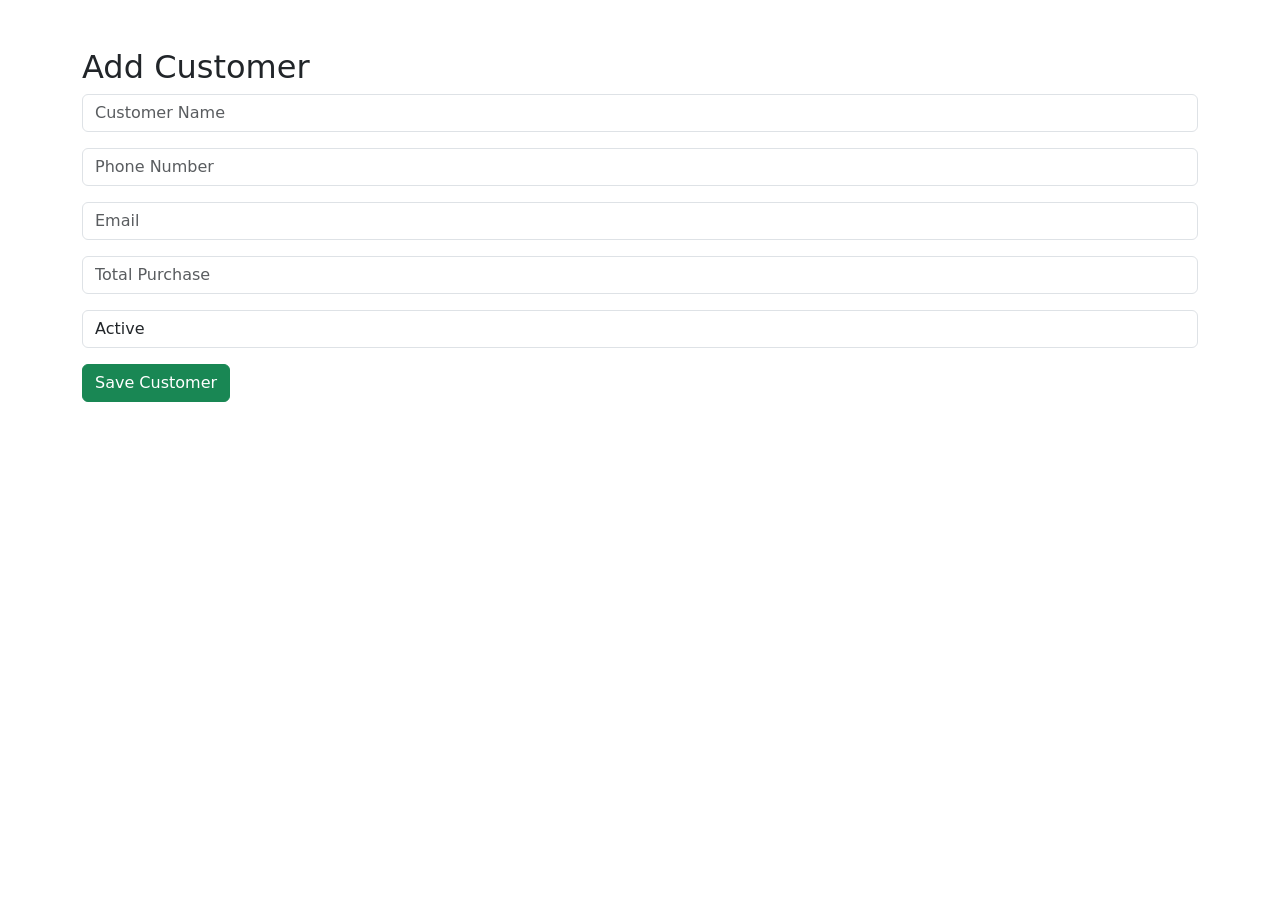
<file: templates/add_customer.html>
<!DOCTYPE html>
<html>
<head>
    <title>Add Customer</title>
    <link rel="stylesheet"
        href="https://cdn.jsdelivr.net/npm/bootstrap@5.3.8/dist/css/bootstrap.min.css">
</head>
<body class="container py-5">

    <h2>Add Customer</h2>

    <form method="POST">

        <input type="text" name="name"
            class="form-control mb-3"
            placeholder="Customer Name" required>

        <input type="text" name="phone"
            class="form-control mb-3"
            placeholder="Phone Number" required>

        <input type="email" name="email"
            class="form-control mb-3"
            placeholder="Email" required>

        <input type="number" name="total_purchase"
            class="form-control mb-3"
            placeholder="Total Purchase" required>

        <select name="status"
            class="form-control mb-3">

            <option value="Active">Active</option>
            <option value="Returning">Returning</option>

        </select>

        <button class="btn btn-success">
            Save Customer
        </button>

    </form>

</body>
</html>
</file>
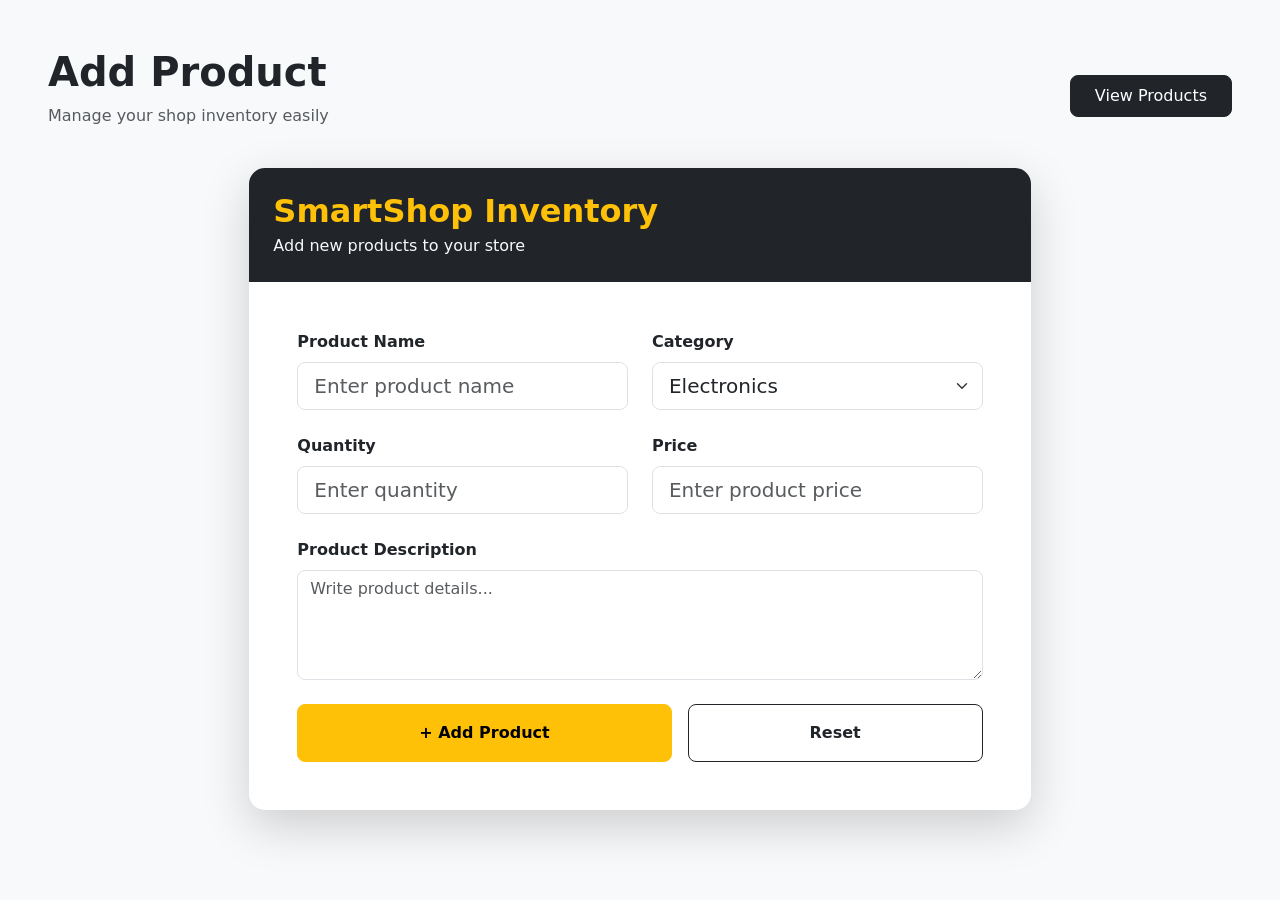
<file: templates/products.html>
<!DOCTYPE html>
<html lang="en">
<head>
    <meta charset="UTF-8">
    <meta name="viewport" content="width=device-width, initial-scale=1.0">
        <!-- Bootstrap CSS -->
   <link rel="stylesheet"
href="https://cdn.jsdelivr.net/npm/bootstrap@5.3.3/dist/css/bootstrap.min.css">

   
    <title>Document</title>
</head>
<body>
    <!-- Main Content -->
<div class="container-fluid p-5 bg-light min-vh-100">

    <!-- Heading -->
    <div class="d-flex justify-content-between align-items-center mb-4">

        <div>
            <h1 class="fw-bold">
                Add Product
            </h1>

            <p class="text-muted">
                Manage your shop inventory easily
            </p>
        </div>

        <button class="btn btn-dark px-4 py-2 rounded-3",href="/Vproducts">
            View Products
        </button>

    </div>

    <!-- Form Card -->
    <div class="row justify-content-center">

        <div class="col-lg-8">

            <div class="card border-0 shadow-lg rounded-4 overflow-hidden">

                <!-- Top Banner -->
                <div class="bg-dark p-4">

                    <h2 class="text-warning fw-bold mb-1">
                        SmartShop Inventory
                    </h2>

                    <p class="text-light m-0">
                        Add new products to your store
                    </p>

                </div>

                <!-- Form -->
                <div class="card-body p-5">

                    <form method="POST">

                        <!-- Row -->
                        <div class="row">

                            <!-- Product Name -->
                            <div class="col-md-6 mb-4">

                                <label class="form-label fw-semibold">
                                    Product Name
                                </label>

                                <input type="text"
                                    name="name"
                                    class="form-control form-control-lg rounded-3"
                                    placeholder="Enter product name">

                            </div>

                            <!-- Category -->
                            <div class="col-md-6 mb-4">

                                <label class="form-label fw-semibold">
                                    Category
                                </label>

                                <select name="category"
                                    class="form-select form-select-lg rounded-3">

                                    <option>Electronics</option>
                                    <option>Groceries</option>
                                    <option>Clothing</option>
                                    <option>Stationery</option>

                                </select>

                            </div>

                        </div>

                        <!-- Second Row -->
                        <div class="row">

                            <!-- Quantity -->
                            <div class="col-md-6 mb-4">

                                <label class="form-label fw-semibold">
                                    Quantity
                                </label>

                                <input type="number"
                                    name="quantity"
                                    class="form-control form-control-lg rounded-3"
                                    placeholder="Enter quantity">

                            </div>

                            <!-- Price -->
                            <div class="col-md-6 mb-4">

                                <label class="form-label fw-semibold">
                                    Price
                                </label>

                                <input type="number"
                                    name="price"
                                    class="form-control form-control-lg rounded-3"
                                    placeholder="Enter product price">

                            </div>

                        </div>

                        <!-- Description -->
                        <div class="mb-4">

                            <label class="form-label fw-semibold">
                                Product Description
                            </label>

                            <textarea
                                class="form-control rounded-3"
                                rows="4"
                                placeholder="Write product details..."></textarea>

                        </div>

                        <!-- Buttons -->
                        <div class="d-flex gap-3">

                            <button type="submit"
                                class="btn btn-warning flex-fill py-3 fw-bold rounded-3">

                                + Add Product

                            </button>

                            <button type="reset"
                                class="btn btn-outline-dark flex-fill py-3 fw-bold rounded-3">

                                Reset

                            </button>

                        </div>

                    </form>

                </div>

            </div>

        </div>

    </div>

</div>
</body>
</html>
</file>
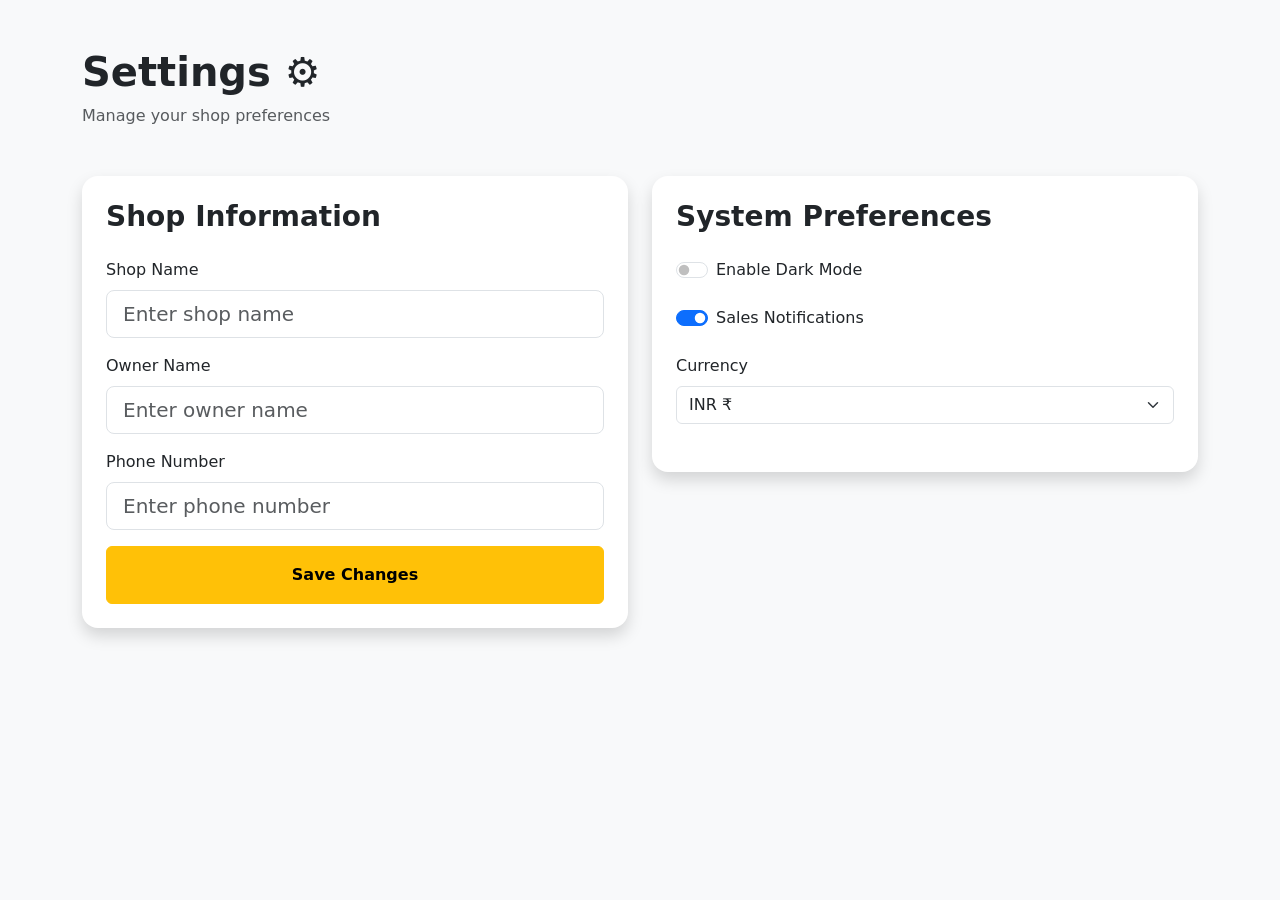
<file: templates/settings.html>
<!DOCTYPE html>
<html lang="en">

<head>

    <meta charset="UTF-8">

    <meta name="viewport" content="width=device-width, initial-scale=1.0">

    <title>Settings</title>

    <!-- Bootstrap -->
    <link rel="stylesheet" href="https://cdn.jsdelivr.net/npm/bootstrap@5.3.8/dist/css/bootstrap.min.css">

</head>

<body class="bg-light">

    <div class="container py-5">

        <!-- Heading -->
        <div class="mb-5">

            <h1 class="fw-bold">
                Settings ⚙️
            </h1>

            <p class="text-muted">
                Manage your shop preferences
            </p>

        </div>

        <div class="row g-4">

            <!-- Shop Info -->
            <div class="col-lg-6">

                <div class="card shadow border-0 rounded-4 p-4">

                    <h3 class="fw-bold mb-4">
                        Shop Information
                    </h3>

                    <form method="POST">

                        <div class="mb-3">

                            <label class="form-label">
                                Shop Name
                            </label>

                            <input type="text" name="shop_name" class="form-control form-control-lg"
                                placeholder="Enter shop name">

                        </div>

                        <div class="mb-3">

                            <label class="form-label">
                                Owner Name
                            </label>

                            <input type="text" name="owner_name" class="form-control form-control-lg"
                                placeholder="Enter owner name">

                        </div>

                        <div class="mb-3">

                            <label class="form-label">
                                Phone Number
                            </label>

                            <input type="text" name="phone" class="form-control form-control-lg"
                                placeholder="Enter phone number">

                        </div>

                        <button class="btn btn-warning w-100 fw-bold py-3">
                            Save Changes
                        </button>

                    </form>

                </div>

            </div>

            <!-- System Settings -->
            <div class="col-lg-6">

                <div class="card shadow border-0 rounded-4 p-4">

                    <h3 class="fw-bold mb-4">
                        System Preferences
                    </h3>

                    <!-- Dark Mode -->
                    <div class="form-check form-switch mb-4">

                        <input class="form-check-input" type="checkbox" name="dark_mode">

                        <label class="form-check-label">
                            Enable Dark Mode
                        </label>

                    </div>

                    <!-- Notifications -->
                    <div class="form-check form-switch mb-4">

                        <input class="form-check-input" type="checkbox" name="notifications" checked>

                        <label class="form-check-label">
                            Sales Notifications
                        </label>

                    </div>

                    <!-- Currency -->
                    <div class="mb-4">

                        <label class="form-label">
                            Currency
                        </label>

                        <select class="form-select" name="currency">

                            <option value="INR">INR ₹</option>
                            <option value="USD">USD $</option>
                            <option value="EUR">EUR €</option>

                        </select>

                    </div>

                   

                </div>

            </div>

        </div>

    </div>

</body>

</html>
</file>
